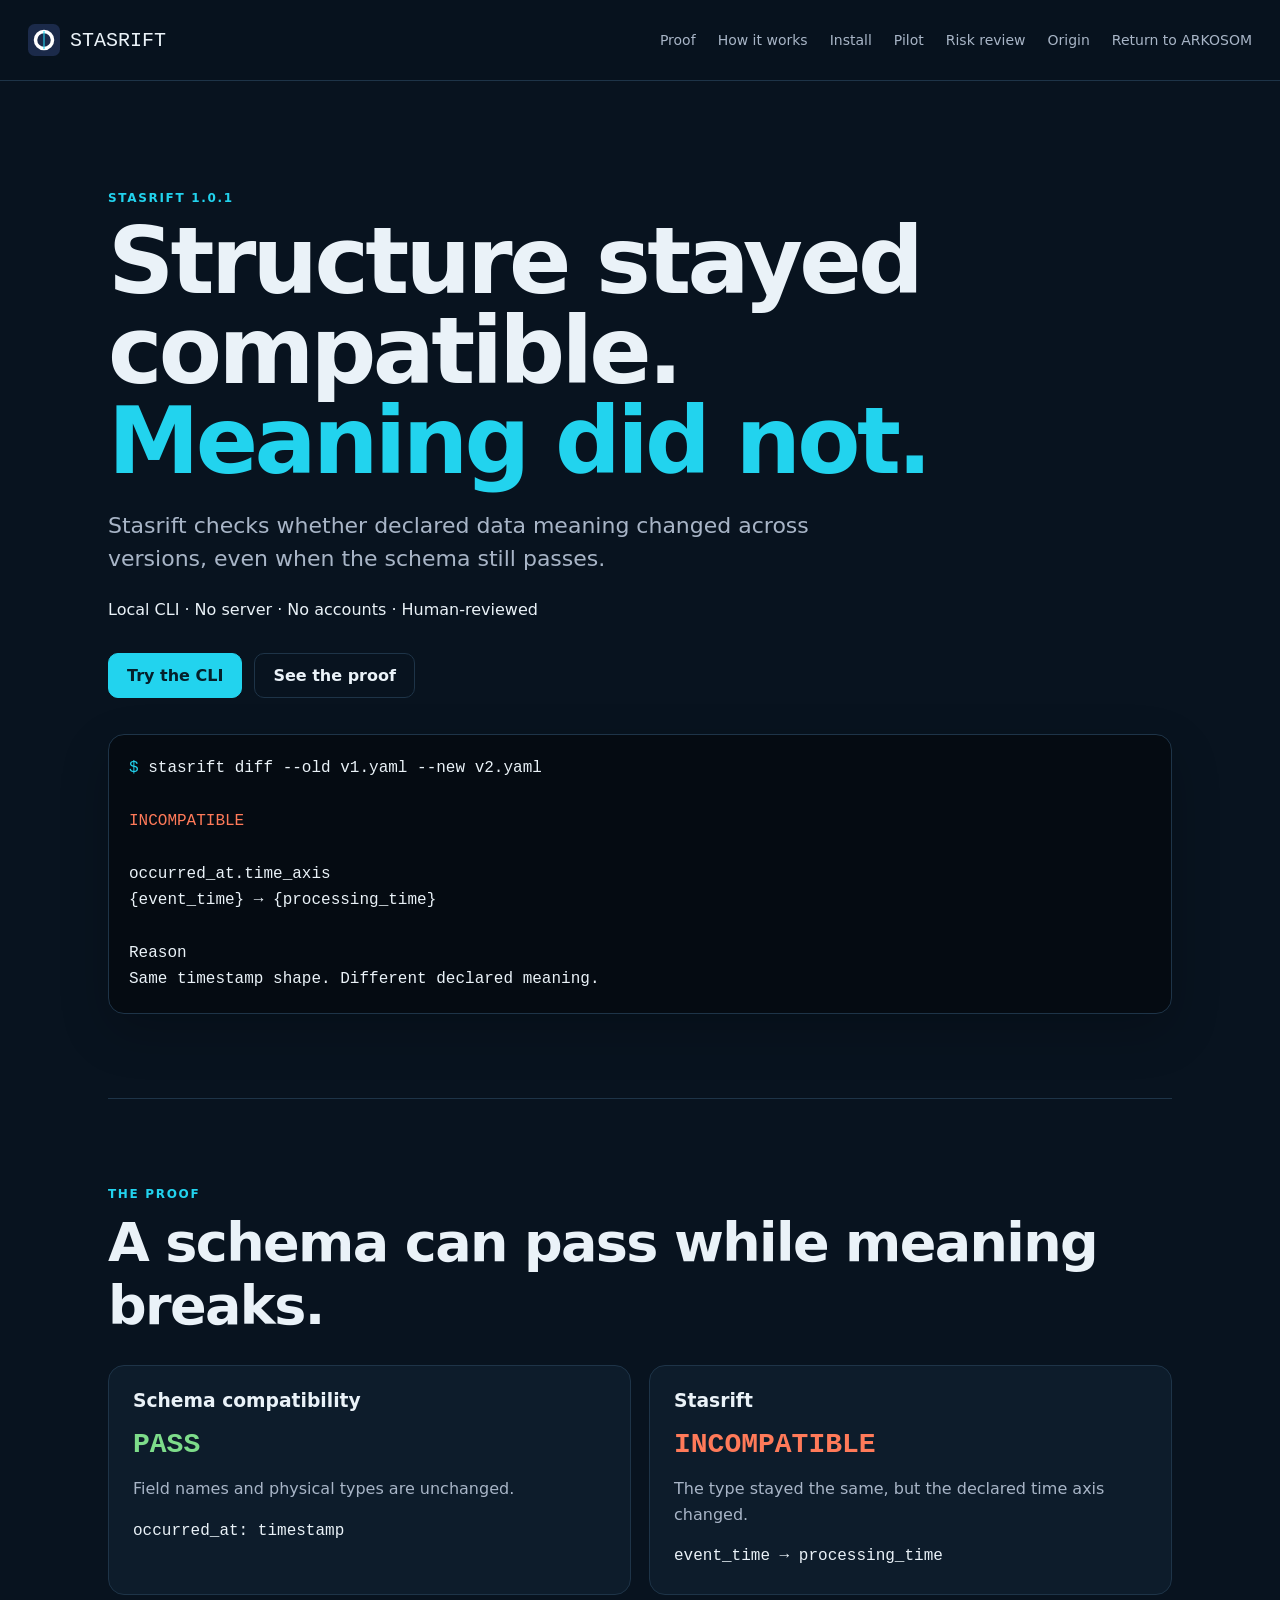
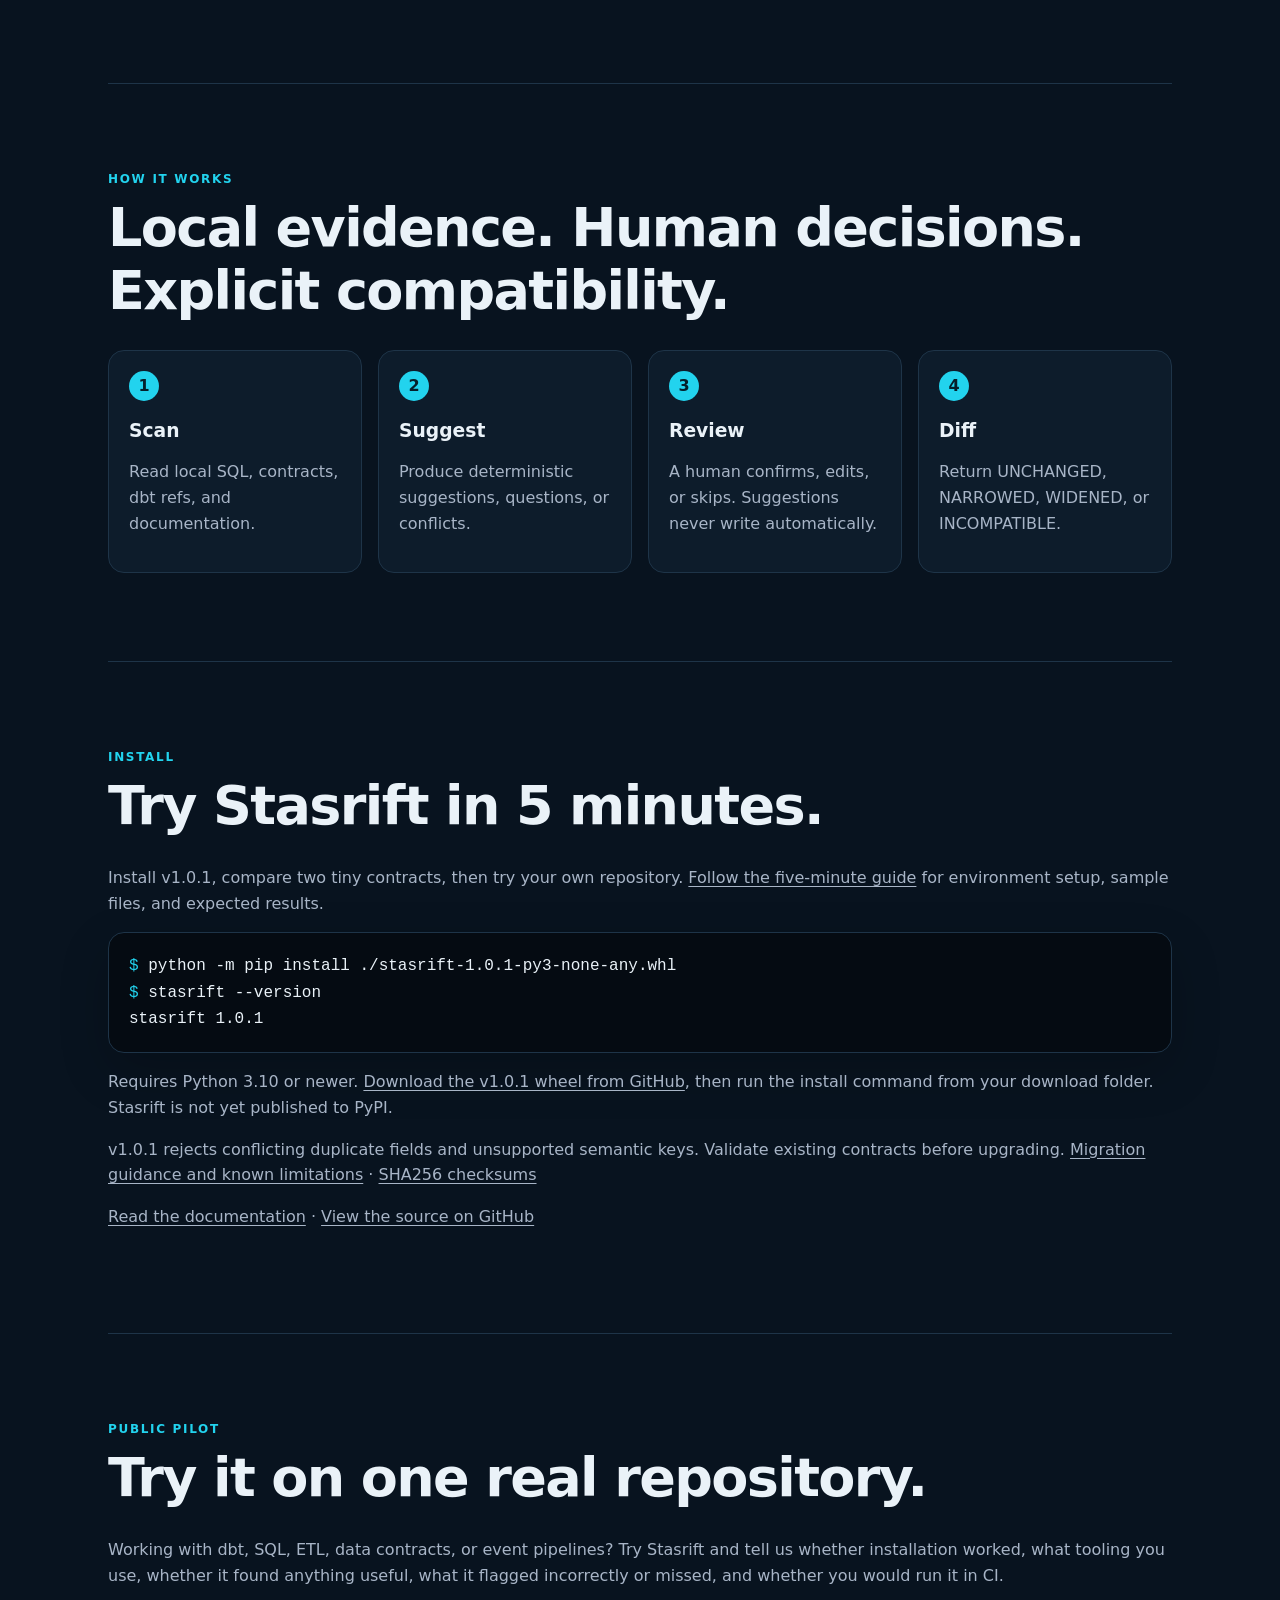
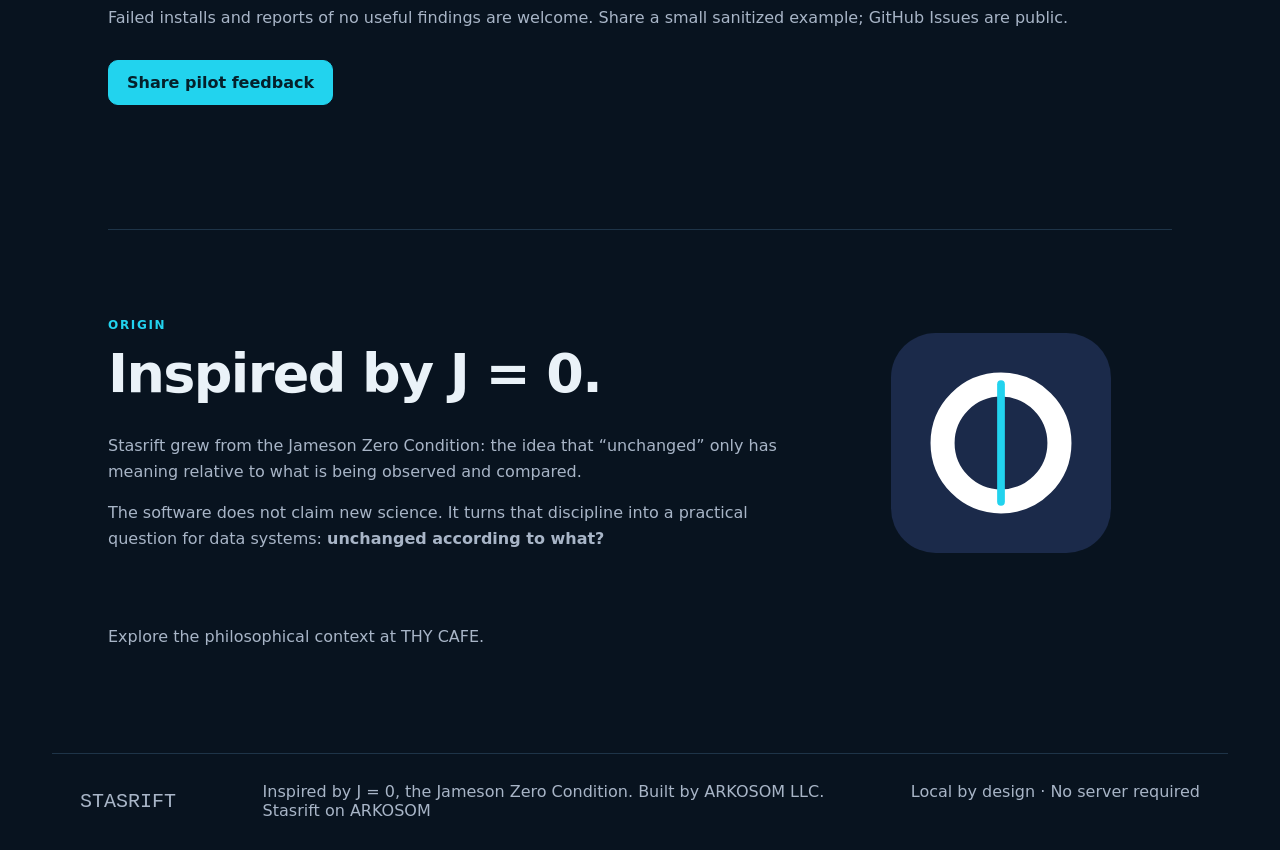
<file: site/index.html>
<!doctype html>
<html lang="en">
<head>
<meta charset="utf-8">
<meta name="viewport" content="width=device-width, initial-scale=1">
<meta name="description" content="Stasrift checks whether data still means the same thing across versions.">
<title>Stasrift — semantic compatibility for data contracts</title>
<link rel="icon" href="assets/stasrift-icon.svg" type="image/svg+xml">
<link rel="stylesheet" href="styles.css?v=20261022-ecosystem">
</head>
<body><a class="skip-link" href="#top">Skip to content</a>
<header class="topbar">
  <a class="brand" href="#top" aria-label="Stasrift home">
    <img src="assets/stasrift-icon.svg" alt="">
    <span>STASRIFT</span>
  </a>
  <nav aria-label="Main">
    <a href="#proof">Proof</a>
    <a href="#how">How it works</a>
    <a href="#install">Install</a>
    <a href="#pilot">Pilot</a>
    <a href="review.html">Risk review</a>
    <a href="#origin">Origin</a>
    <a href="https://arkosom.com/">Return to ARKOSOM</a>
  </nav>
</header>

<main id="top" tabindex="-1">
<section class="hero">
  <div class="eyebrow">Stasrift 1.0.1</div>
  <h1>Structure stayed compatible.<br><span>Meaning did not.</span></h1>
  <p class="lede">Stasrift checks whether declared data meaning changed across versions, even when the schema still passes.</p>
  <p class="trust">Local CLI · No server · No accounts · Human-reviewed</p>
  <div class="actions">
    <a class="button primary" href="#install">Try the CLI</a>
    <a class="button ghost" href="#proof">See the proof</a>
  </div>
  <div class="terminal">
<pre><code><span class="prompt">$</span> stasrift diff --old v1.yaml --new v2.yaml

<span class="bad">INCOMPATIBLE</span>

occurred_at.time_axis
{event_time} → {processing_time}

Reason
Same timestamp shape. Different declared meaning.</code></pre>
  </div>
</section>

<section id="proof" class="section">
  <div class="section-kicker">The proof</div>
  <h2>A schema can pass while meaning breaks.</h2>
  <div class="compare-grid">
    <article class="card">
      <h3>Schema compatibility</h3>
      <div class="result good">PASS</div>
      <p>Field names and physical types are unchanged.</p>
      <pre><code>occurred_at: timestamp</code></pre>
    </article>
    <article class="card">
      <h3>Stasrift</h3>
      <div class="result bad">INCOMPATIBLE</div>
      <p>The type stayed the same, but the declared time axis changed.</p>
      <pre><code>event_time → processing_time</code></pre>
    </article>
  </div>
</section>

<section id="how" class="section">
  <div class="section-kicker">How it works</div>
  <h2>Local evidence. Human decisions. Explicit compatibility.</h2>
  <div class="steps">
    <div><span>1</span><h3>Scan</h3><p>Read local SQL, contracts, dbt refs, and documentation.</p></div>
    <div><span>2</span><h3>Suggest</h3><p>Produce deterministic suggestions, questions, or conflicts.</p></div>
    <div><span>3</span><h3>Review</h3><p>A human confirms, edits, or skips. Suggestions never write automatically.</p></div>
    <div><span>4</span><h3>Diff</h3><p>Return UNCHANGED, NARROWED, WIDENED, or INCOMPATIBLE.</p></div>
  </div>
</section>

<section id="install" class="section">
  <div class="section-kicker">Install</div>
  <h2>Try Stasrift in 5 minutes.</h2>
  <p class="note">Install v1.0.1, compare two tiny contracts, then try your own repository. <a href="https://github.com/arkosom/stasrift#try-stasrift-in-5-minutes">Follow the five-minute guide</a> for environment setup, sample files, and expected results.</p>
  <div class="terminal">
<pre><code><span class="prompt">$</span> python -m pip install ./stasrift-1.0.1-py3-none-any.whl
<span class="prompt">$</span> stasrift --version
stasrift 1.0.1</code></pre>
  </div>
  <p class="note">Requires Python 3.10 or newer. <a href="https://github.com/arkosom/stasrift/releases/tag/v1.0.1">Download the v1.0.1 wheel from GitHub</a>, then run the install command from your download folder. Stasrift is not yet published to PyPI.</p>
  <p class="note">v1.0.1 rejects conflicting duplicate fields and unsupported semantic keys. Validate existing contracts before upgrading. <a href="https://github.com/arkosom/stasrift/blob/v1.0.1/RELEASE_NOTES_1.0.1.md">Migration guidance and known limitations</a> · <a href="https://github.com/arkosom/stasrift/releases/download/v1.0.1/SHA256SUMS-1.0.1.txt">SHA256 checksums</a></p>
  <p class="note"><a href="https://github.com/arkosom/stasrift#readme">Read the documentation</a> · <a href="https://github.com/arkosom/stasrift">View the source on GitHub</a></p>
</section>

<section id="pilot" class="section">
  <div class="section-kicker">Public pilot</div>
  <h2>Try it on one real repository.</h2>
  <p class="note">Working with dbt, SQL, ETL, data contracts, or event pipelines? Try Stasrift and tell us whether installation worked, what tooling you use, whether it found anything useful, what it flagged incorrectly or missed, and whether you would run it in CI.</p>
  <p class="note">Failed installs and reports of no useful findings are welcome. Share a small sanitized example; GitHub Issues are public.</p>
  <div class="actions">
    <a class="button primary" href="https://github.com/arkosom/stasrift/issues/new?template=pilot-feedback.yml">Share pilot feedback</a>
  </div>
</section>

<section id="origin" class="section origin">
  <div>
    <div class="section-kicker">Origin</div>
    <h2>Inspired by J = 0.</h2>
    <p>Stasrift grew from the Jameson Zero Condition: the idea that “unchanged” only has meaning relative to what is being observed and compared.</p>
    <p>The software does not claim new science. It turns that discipline into a practical question for data systems: <strong>unchanged according to what?</strong></p>
  </div>
  <img src="assets/stasrift-icon.svg" alt="Stasrift split zero icon">
<p><a href="https://thycafe.com/philosophy/">Explore the philosophical context at THY CAFE</a>.</p></section>
</main>

<footer><a class="brand" href="#top">STASRIFT</a>
  <span>Inspired by J = 0, the Jameson Zero Condition. Built by <a href="https://arkosom.com/">ARKOSOM LLC</a>.<br><a href="https://arkosom.com/technology/#stasrift">Stasrift on ARKOSOM</a></span>
  <span>Local by design · No server required</span>
</footer>
</body>
</html>
</file>
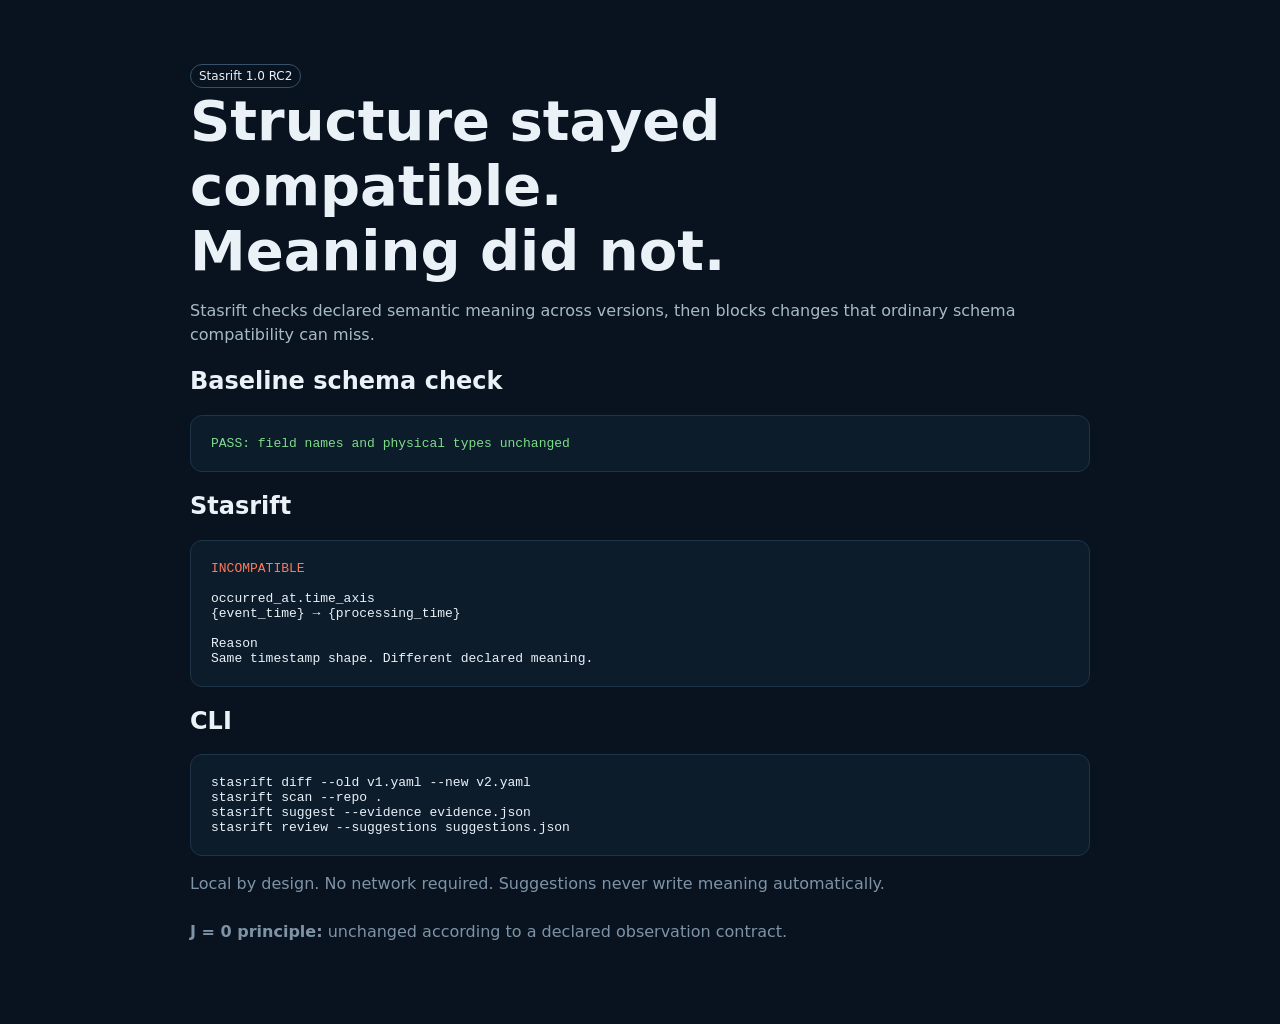
<file: site_demo/index.html>
<!doctype html>
<html lang="en">
<head>
<meta charset="utf-8">
<meta name="viewport" content="width=device-width,initial-scale=1">
<title>Stasrift</title>
<style>
body{margin:0;background:#08131f;color:#eaf2f8;font-family:Inter,system-ui,sans-serif}
main{max-width:900px;margin:auto;padding:64px 24px}
h1{font-size:56px;margin:0 0 8px}
p{color:#a8bac8;line-height:1.5}
pre{background:#0d1c2b;border:1px solid #1e3448;border-radius:12px;padding:20px;overflow:auto}
.bad{color:#ff7a59}.good{color:#7ddc8a}.muted{color:#7f93a6}
.tag{display:inline-block;padding:4px 8px;border:1px solid #36516a;border-radius:999px;font-size:12px}
</style>
</head>
<body>
<main>
<span class="tag">Stasrift 1.0 RC2</span>
<h1>Structure stayed compatible.<br>Meaning did not.</h1>
<p>Stasrift checks declared semantic meaning across versions, then blocks changes that ordinary schema compatibility can miss.</p>

<h2>Baseline schema check</h2>
<pre class="good">PASS: field names and physical types unchanged</pre>

<h2>Stasrift</h2>
<pre><span class="bad">INCOMPATIBLE</span>

occurred_at.time_axis
{event_time} → {processing_time}

Reason
Same timestamp shape. Different declared meaning.</pre>

<h2>CLI</h2>
<pre>stasrift diff --old v1.yaml --new v2.yaml
stasrift scan --repo .
stasrift suggest --evidence evidence.json
stasrift review --suggestions suggestions.json</pre>

<p class="muted">Local by design. No network required. Suggestions never write meaning automatically.<br><br><strong>J = 0 principle:</strong> unchanged according to a declared observation contract.</p>
</main>
</body>
</html>
</file>
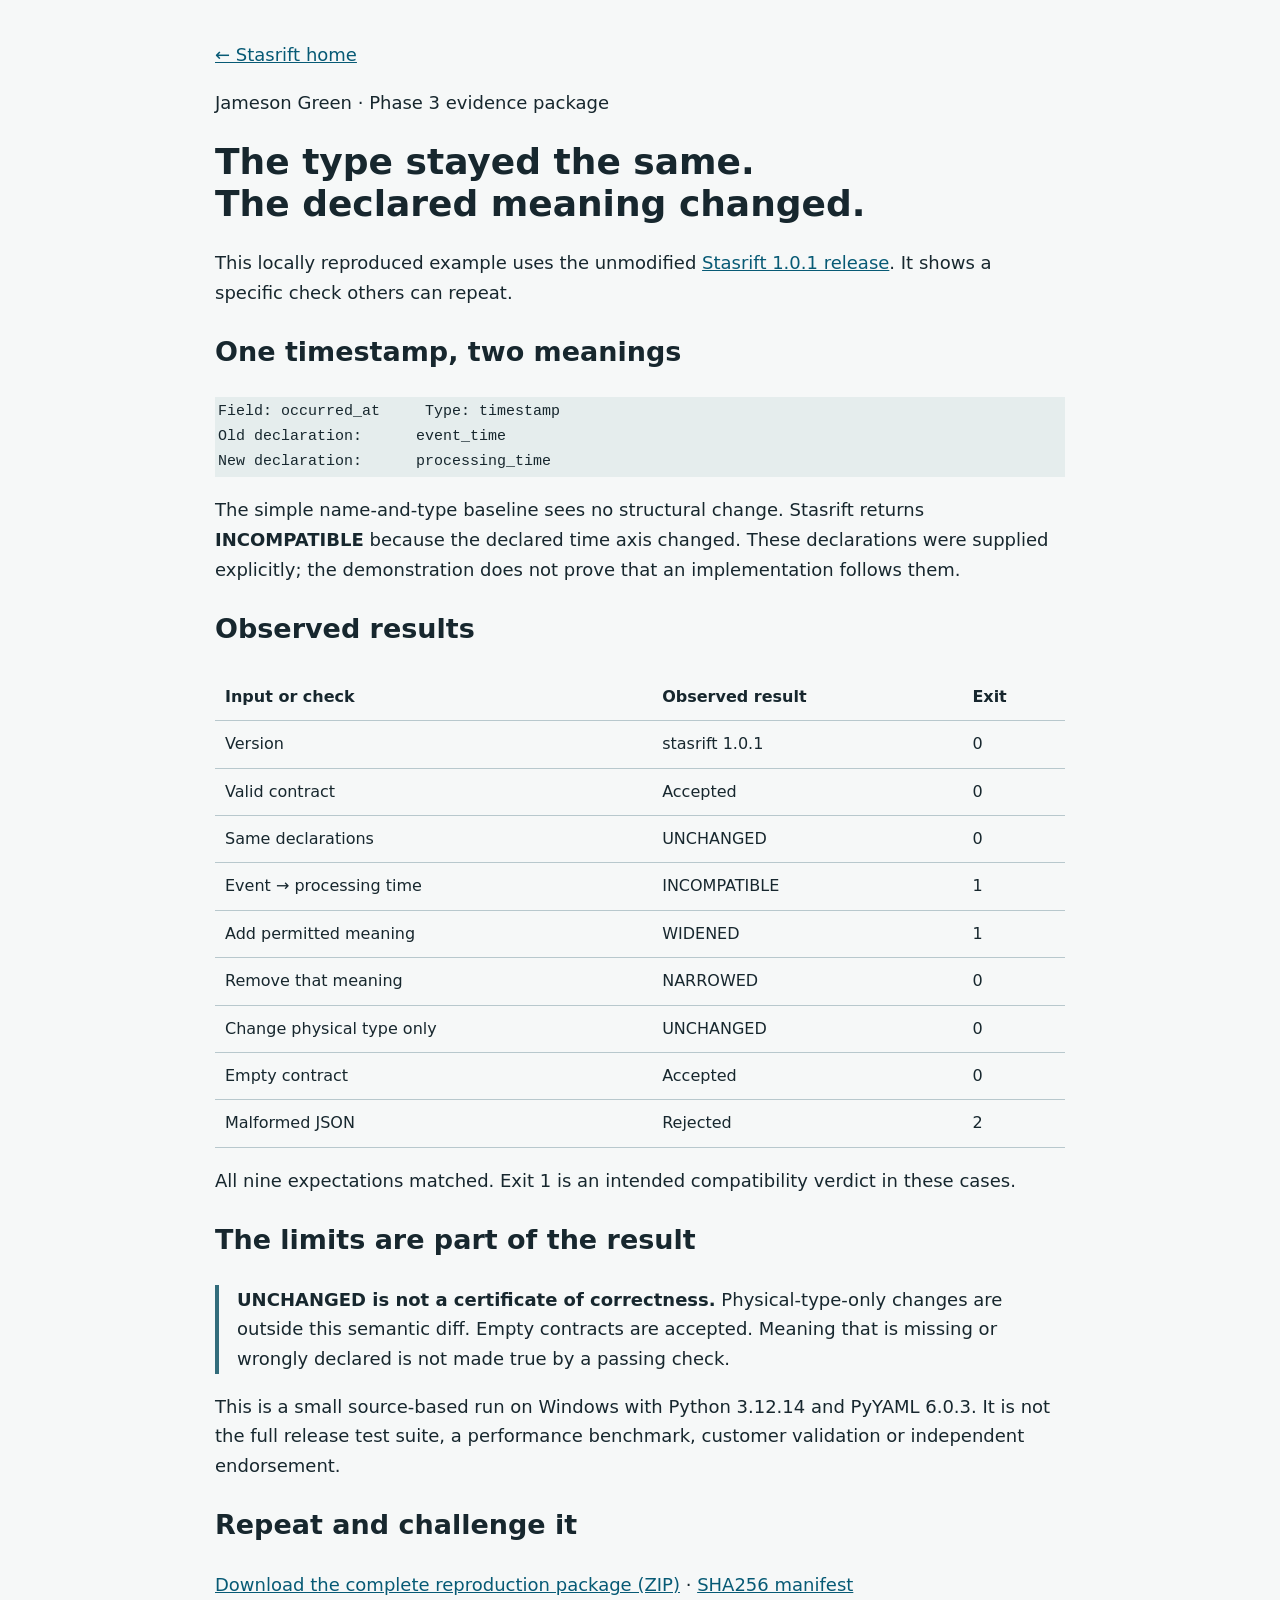
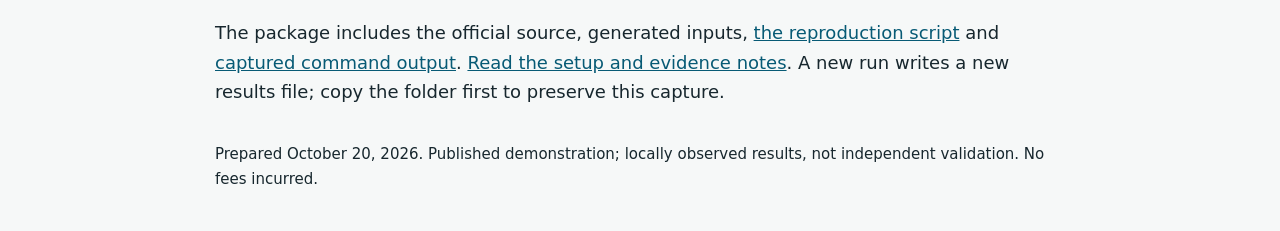
<file: site/demo/index.html>
<!doctype html>
<html lang="en"><meta charset="utf-8"><meta name="viewport" content="width=device-width,initial-scale=1">
<meta name="description" content="Reproduce nine observed Stasrift 1.0.1 compatibility checks, including limits and captured outputs."><link rel="canonical" href="https://stasrift.com/demo/"><title>Stasrift 1.0.1 — observed demonstration</title>
<link rel="stylesheet" href="demo.css">
<main><p><a href="../">← Stasrift home</a></p><p>Jameson Green · Phase 3 evidence package</p><h1>The type stayed the same.<br>The declared meaning changed.</h1>
<p>This locally reproduced example uses the unmodified <a href="https://github.com/arkosom/stasrift/releases/tag/v1.0.1">Stasrift 1.0.1 release</a>. It shows a specific check others can repeat.</p>
<h2>One timestamp, two meanings</h2><pre>Field: occurred_at     Type: timestamp
Old declaration:      event_time
New declaration:      processing_time</pre>
<p>The simple name-and-type baseline sees no structural change. Stasrift returns <strong>INCOMPATIBLE</strong> because the declared time axis changed. These declarations were supplied explicitly; the demonstration does not prove that an implementation follows them.</p>
<h2>Observed results</h2><table><thead><tr><th>Input or check</th><th>Observed result</th><th>Exit</th></tr></thead><tbody>
<tr><td>Version</td><td>stasrift 1.0.1</td><td>0</td></tr><tr><td>Valid contract</td><td>Accepted</td><td>0</td></tr>
<tr><td>Same declarations</td><td>UNCHANGED</td><td>0</td></tr><tr><td>Event → processing time</td><td>INCOMPATIBLE</td><td>1</td></tr>
<tr><td>Add permitted meaning</td><td>WIDENED</td><td>1</td></tr><tr><td>Remove that meaning</td><td>NARROWED</td><td>0</td></tr>
<tr><td>Change physical type only</td><td>UNCHANGED</td><td>0</td></tr><tr><td>Empty contract</td><td>Accepted</td><td>0</td></tr><tr><td>Malformed JSON</td><td>Rejected</td><td>2</td></tr>
</tbody></table><p>All nine expectations matched. Exit 1 is an intended compatibility verdict in these cases.</p>
<h2>The limits are part of the result</h2><p class="note"><strong>UNCHANGED is not a certificate of correctness.</strong> Physical-type-only changes are outside this semantic diff. Empty contracts are accepted. Meaning that is missing or wrongly declared is not made true by a passing check.</p>
<p>This is a small source-based run on Windows with Python 3.12.14 and PyYAML 6.0.3. It is not the full release test suite, a performance benchmark, customer validation or independent endorsement.</p>
<h2>Repeat and challenge it</h2><p><a href="Stasrift-1.0.1-reproduction.zip" download>Download the complete reproduction package (ZIP)</a> · <a href="SHA256SUMS.txt">SHA256 manifest</a></p><p>The package includes the official source, generated inputs, <a href="run_demo.py">the reproduction script</a> and <a href="observed-results.json">captured command output</a>. <a href="READ_ME_FIRST.txt">Read the setup and evidence notes</a>. A new run writes a new results file; copy the folder first to preserve this capture.</p>
<footer>Prepared October 20, 2026. Published demonstration; locally observed results, not independent validation. No fees incurred.</footer></main></html>
</file>
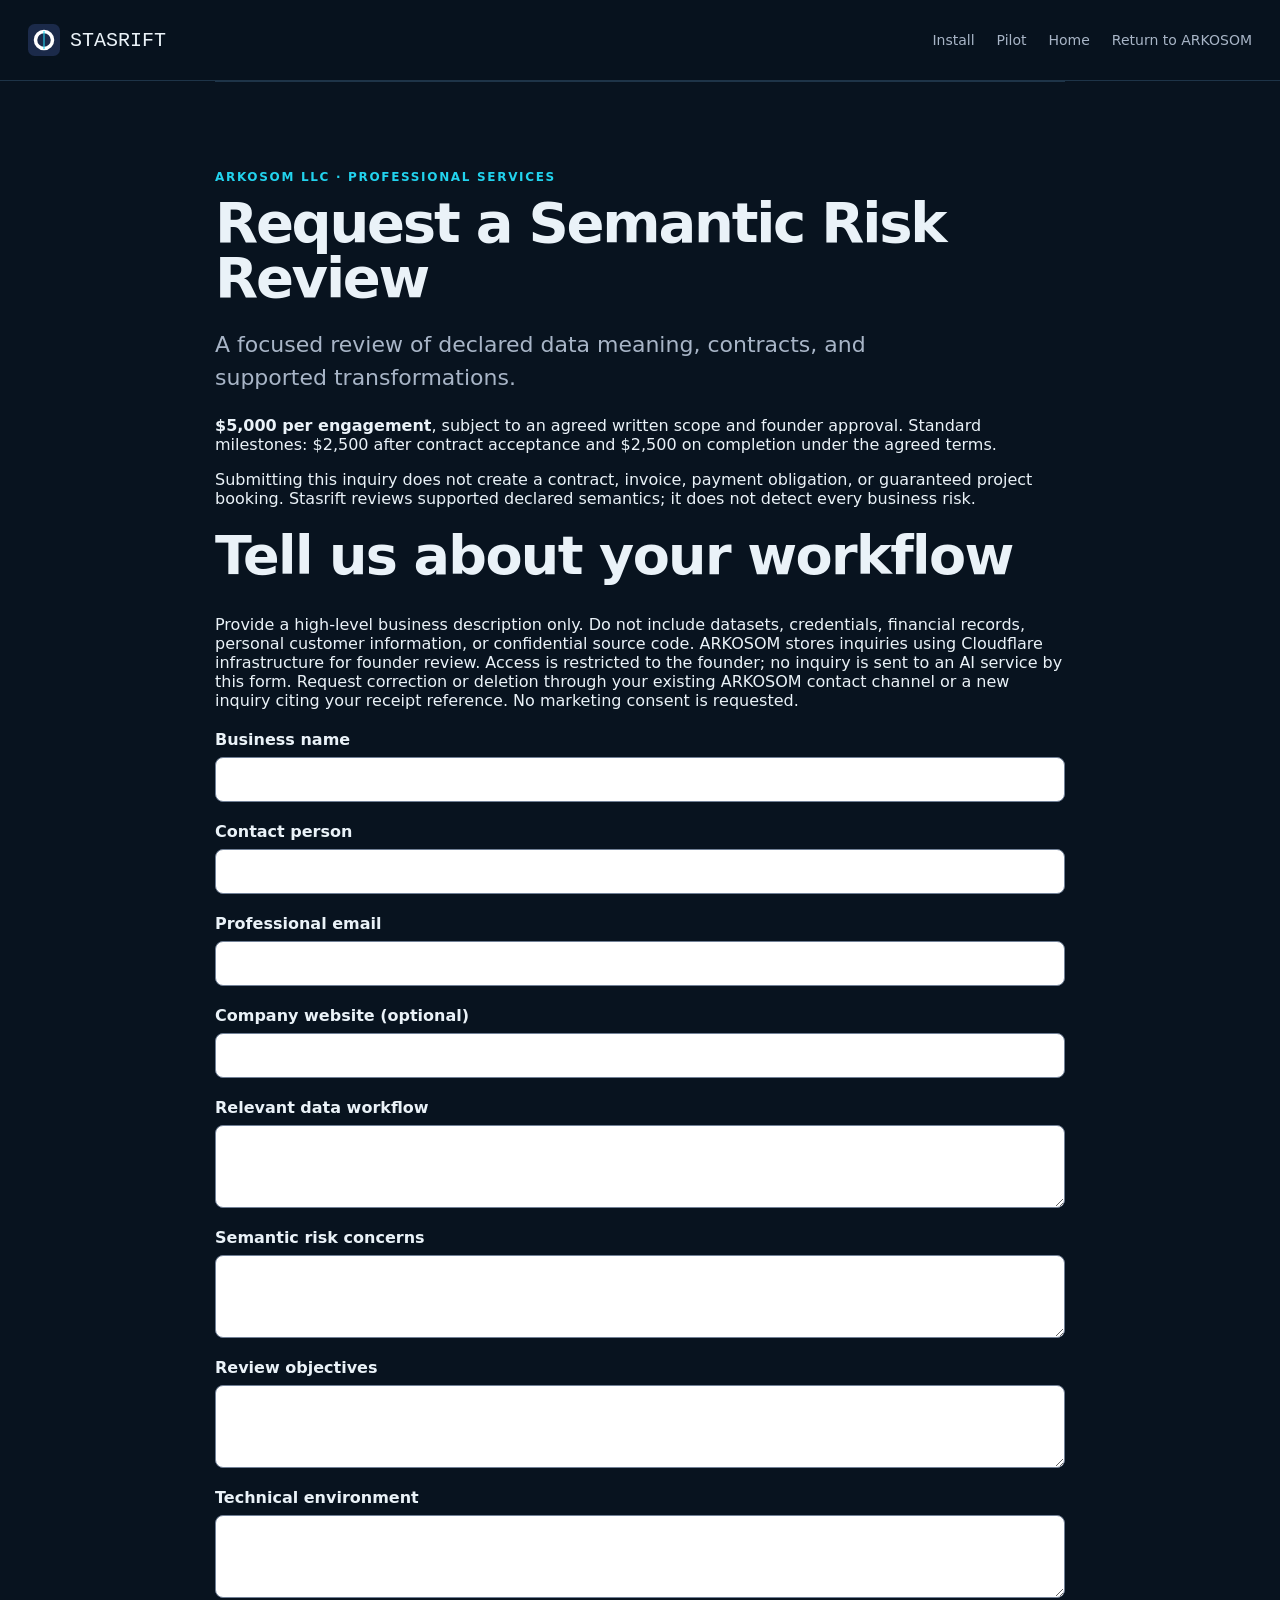
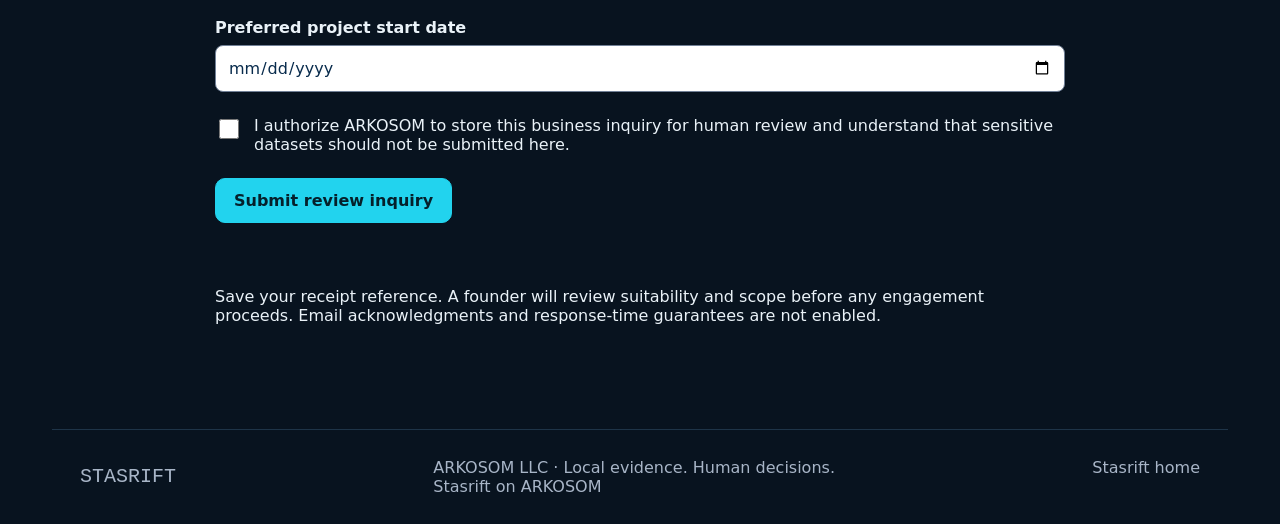
<file: site/review.html>
<!doctype html><html lang="en"><head><meta charset="utf-8"><meta name="viewport" content="width=device-width,initial-scale=1"><title>Request a Semantic Risk Review — Stasrift</title><link rel="icon" href="assets/stasrift-icon.svg" type="image/svg+xml"><link rel="stylesheet" href="styles.css?v=20261022-ecosystem"><link rel="stylesheet" href="review.css"><script src="review.js" defer></script></head><body><a class="skip-link" href="#main">Skip to content</a><header class="topbar"><a class="brand" href="/"><img src="assets/stasrift-icon.svg" alt=""><span>STASRIFT</span></a><nav aria-label="Main"><a href="/#install">Install</a><a href="/#pilot">Pilot</a><a href="/">Home</a><a href="https://arkosom.com/">Return to ARKOSOM</a></nav></header><main id="main" tabindex="-1"><section class="section review-section"><div class="section-kicker">ARKOSOM LLC · Professional services</div><h1>Request a Semantic Risk Review</h1><p class="lede">A focused review of declared data meaning, contracts, and supported transformations.</p><p><strong>$5,000 per engagement</strong>, subject to an agreed written scope and founder approval. Standard milestones: $2,500 after contract acceptance and $2,500 on completion under the agreed terms.</p><p>Submitting this inquiry does not create a contract, invoice, payment obligation, or guaranteed project booking. Stasrift reviews supported declared semantics; it does not detect every business risk.</p><h2>Tell us about your workflow</h2><p id="privacy">Provide a high-level business description only. Do not include datasets, credentials, financial records, personal customer information, or confidential source code. ARKOSOM stores inquiries using Cloudflare infrastructure for founder review. Access is restricted to the founder; no inquiry is sent to an AI service by this form. Request correction or deletion through your existing ARKOSOM contact channel or a new inquiry citing your receipt reference. No marketing consent is requested.</p><form id="review-form" aria-describedby="privacy"><div class="form-field"><label for="business">Business name</label><input id="business" name="business" type="text" maxlength="2000" required></div><div class="form-field"><label for="contact">Contact person</label><input id="contact" name="contact" type="text" maxlength="2000" required></div><div class="form-field"><label for="email">Professional email</label><input id="email" name="email" type="email" maxlength="2000" required></div><div class="form-field"><label for="website">Company website (optional)</label><input id="website" name="website" type="url" maxlength="2000"></div><div class="form-field"><label for="workflow">Relevant data workflow</label><textarea id="workflow" name="workflow" maxlength="2000" rows="3" required></textarea></div><div class="form-field"><label for="concerns">Semantic risk concerns</label><textarea id="concerns" name="concerns" maxlength="2000" rows="3" required></textarea></div><div class="form-field"><label for="objectives">Review objectives</label><textarea id="objectives" name="objectives" maxlength="2000" rows="3" required></textarea></div><div class="form-field"><label for="environment">Technical environment</label><textarea id="environment" name="environment" maxlength="2000" rows="3" required></textarea></div><div class="form-field"><label for="start_date">Preferred project start date</label><input id="start_date" name="start_date" type="date" maxlength="2000" required></div><div class="trap" aria-hidden="true"><label for="company_fax">Leave blank</label><input id="company_fax" name="company_fax" tabindex="-1" autocomplete="off"></div><label class="consent"><input type="checkbox" name="consent" required> I authorize ARKOSOM to store this business inquiry for human review and understand that sensitive datasets should not be submitted here.</label><button class="button primary" type="submit">Submit review inquiry</button><p id="submission-status" role="status" aria-live="polite"></p><noscript>JavaScript is required to securely submit this form. No information is submitted while JavaScript is disabled.</noscript></form><p>Save your receipt reference. A founder will review suitability and scope before any engagement proceeds. Email acknowledgments and response-time guarantees are not enabled.</p></section></main><footer><a class="brand" href="/">STASRIFT</a><span>ARKOSOM LLC · Local evidence. Human decisions.<br><a href="https://arkosom.com/technology/#stasrift">Stasrift on ARKOSOM</a></span><a href="/">Stasrift home</a></footer></body></html>
</file>
<file: site/styles.css>
:root {
  --navy:#1B2A4A;
  --cyan:#22D3EE;
  --bg:#08131F;
  --panel:#0D1C2B;
  --line:#1E3448;
  --text:#EAF2F8;
  --muted:#A8B5C7;
  --good:#7DDC8A;
  --bad:#FF7A59;
}
*{box-sizing:border-box}
.trust{color:var(--text);line-height:1.6}
.note a{text-decoration:underline;text-underline-offset:3px}
a:focus-visible{outline:2px solid var(--cyan);outline-offset:5px}
section{scroll-margin-top:85px}
@media(prefers-reduced-motion:reduce){html{scroll-behavior:auto}}
html{scroll-behavior:smooth}
body{margin:0;background:var(--bg);color:var(--text);font-family:Inter,system-ui,-apple-system,BlinkMacSystemFont,"Segoe UI",sans-serif}
a{color:inherit;text-decoration:none}
.topbar{position:sticky;top:0;z-index:10;display:flex;justify-content:space-between;align-items:center;padding:18px 28px;background:rgba(8,19,31,.9);backdrop-filter:blur(18px);border-bottom:1px solid var(--line)}
.brand{display:flex;align-items:center;gap:10px;font-family:ui-monospace,SFMono-Regular,Menlo,Consolas,monospace;font-size:20px}
.brand img{width:32px;height:32px}
nav{display:flex;gap:22px;color:var(--muted);font-size:14px}
main{max-width:1120px;margin:0 auto;padding:0 28px}
.hero{padding:110px 0 84px}
.eyebrow,.section-kicker{color:var(--cyan);text-transform:uppercase;letter-spacing:.14em;font-size:12px;font-weight:700}
h1{font-size:clamp(46px,8vw,92px);line-height:.98;letter-spacing:-.04em;margin:12px 0 22px;max-width:900px}
h1 span{color:var(--cyan)}
.lede{max-width:720px;color:var(--muted);font-size:22px;line-height:1.5}
.actions{display:flex;gap:12px;margin:30px 0 36px}
.button{display:inline-flex;padding:12px 18px;border-radius:10px;border:1px solid var(--line);font-weight:700}
.button.primary{background:var(--cyan);color:#05202B;border-color:var(--cyan)}
.button.ghost{color:var(--text)}
.terminal{background:#050B12;border:1px solid var(--line);border-radius:16px;padding:20px;box-shadow:0 18px 50px rgba(0,0,0,.2)}
pre{margin:0;overflow:auto}
code{font-family:ui-monospace,SFMono-Regular,Menlo,Consolas,monospace;line-height:1.65}
.prompt{color:var(--cyan)} .good{color:var(--good)} .bad{color:var(--bad)}
.section{padding:88px 0;border-top:1px solid var(--line)}
.section h2{font-size:clamp(34px,5vw,54px);letter-spacing:-.03em;margin:10px 0 28px}
.compare-grid{display:grid;grid-template-columns:1fr 1fr;gap:18px}
.card{background:var(--panel);border:1px solid var(--line);border-radius:16px;padding:24px}
.card h3{margin-top:0}
.result{font-family:ui-monospace,SFMono-Regular,Menlo,Consolas,monospace;font-size:28px;font-weight:800}
.card p,.note,.steps p,.origin p{color:var(--muted);line-height:1.6}
.steps{display:grid;grid-template-columns:repeat(4,1fr);gap:16px}
.steps>div{background:var(--panel);border:1px solid var(--line);border-radius:16px;padding:20px}
.steps span{display:grid;place-items:center;width:30px;height:30px;border-radius:50%;background:var(--cyan);color:#05202B;font-weight:800}
.origin{display:grid;grid-template-columns:2fr 1fr;gap:40px;align-items:center}
.origin img{width:220px;justify-self:center}
footer{display:flex;justify-content:space-between;gap:20px;padding:28px;max-width:1176px;margin:0 auto;color:var(--muted);border-top:1px solid var(--line)}
@media (max-width:760px){
  nav{display:none}
  main{padding:0 18px}
  .hero{padding-top:72px}
  .compare-grid,.steps,.origin{grid-template-columns:1fr}
  .origin img{justify-self:start;width:150px}
  footer{flex-direction:column}
}

.skip-link{position:absolute;left:1rem;top:-100px;background:#e9f0f8;color:#08131e;padding:1rem;z-index:100}.skip-link:focus{top:1rem}:focus-visible{outline:3px solid #20c8df;outline-offset:4px}nav a{min-height:44px;display:inline-flex;align-items:center}@media(max-width:760px){.topbar{flex-wrap:wrap;gap:1rem}.topbar nav{display:flex;flex-wrap:wrap;gap:.4rem 1rem;width:100%}.hero{padding-top:3rem}}@media(prefers-reduced-motion:reduce){*{scroll-behavior:auto!important}}

/* Keep ecosystem navigation visible without crowding intermediate widths. */
.topbar{flex-wrap:wrap;gap:1rem}.topbar nav{flex-wrap:wrap}
</file>
<file: site/demo/demo.css>
body{font:18px/1.65 system-ui,sans-serif;color:#17272e;background:#f6f8f8;max-width:850px;margin:40px auto;padding:0 22px}h1{line-height:1.15}table{border-collapse:collapse;width:100%;font-size:16px}td,th{text-align:left;padding:10px;border-bottom:1px solid #b8c8cd}code,pre{font-size:15px;background:#e5eded;padding:3px;overflow:auto}a{color:#075a75}.note{border-left:4px solid #326c7b;padding-left:18px}footer{margin:35px 0;font-size:15px}@media(max-width:500px){body{font-size:17px}td,th{padding:6px;font-size:14px}}
</file>
<file: site/review.css>
.review-section{max-width:850px;margin:auto}.review-section h1{font-size:clamp(2rem,5vw,3.5rem)}.form-field{margin:20px 0}.form-field label{display:block;font-weight:600;margin-bottom:8px}.form-field input,.form-field textarea{display:block;width:100%;font:inherit;padding:12px;border:1px solid #718096;border-radius:8px;background:#fff;color:#082b4c}.consent{display:flex;gap:12px;align-items:flex-start;margin:24px 0}.consent input{width:20px;height:20px;flex-shrink:0}.trap{position:absolute;left:-10000px;width:1px;height:1px;overflow:hidden}#submission-status{min-height:2em;overflow-wrap:anywhere}button{font:inherit;cursor:pointer}button:disabled{opacity:.6;cursor:wait}input:focus-visible,textarea:focus-visible,button:focus-visible,a:focus-visible{outline:3px solid #ff5a00;outline-offset:3px}
</file>
